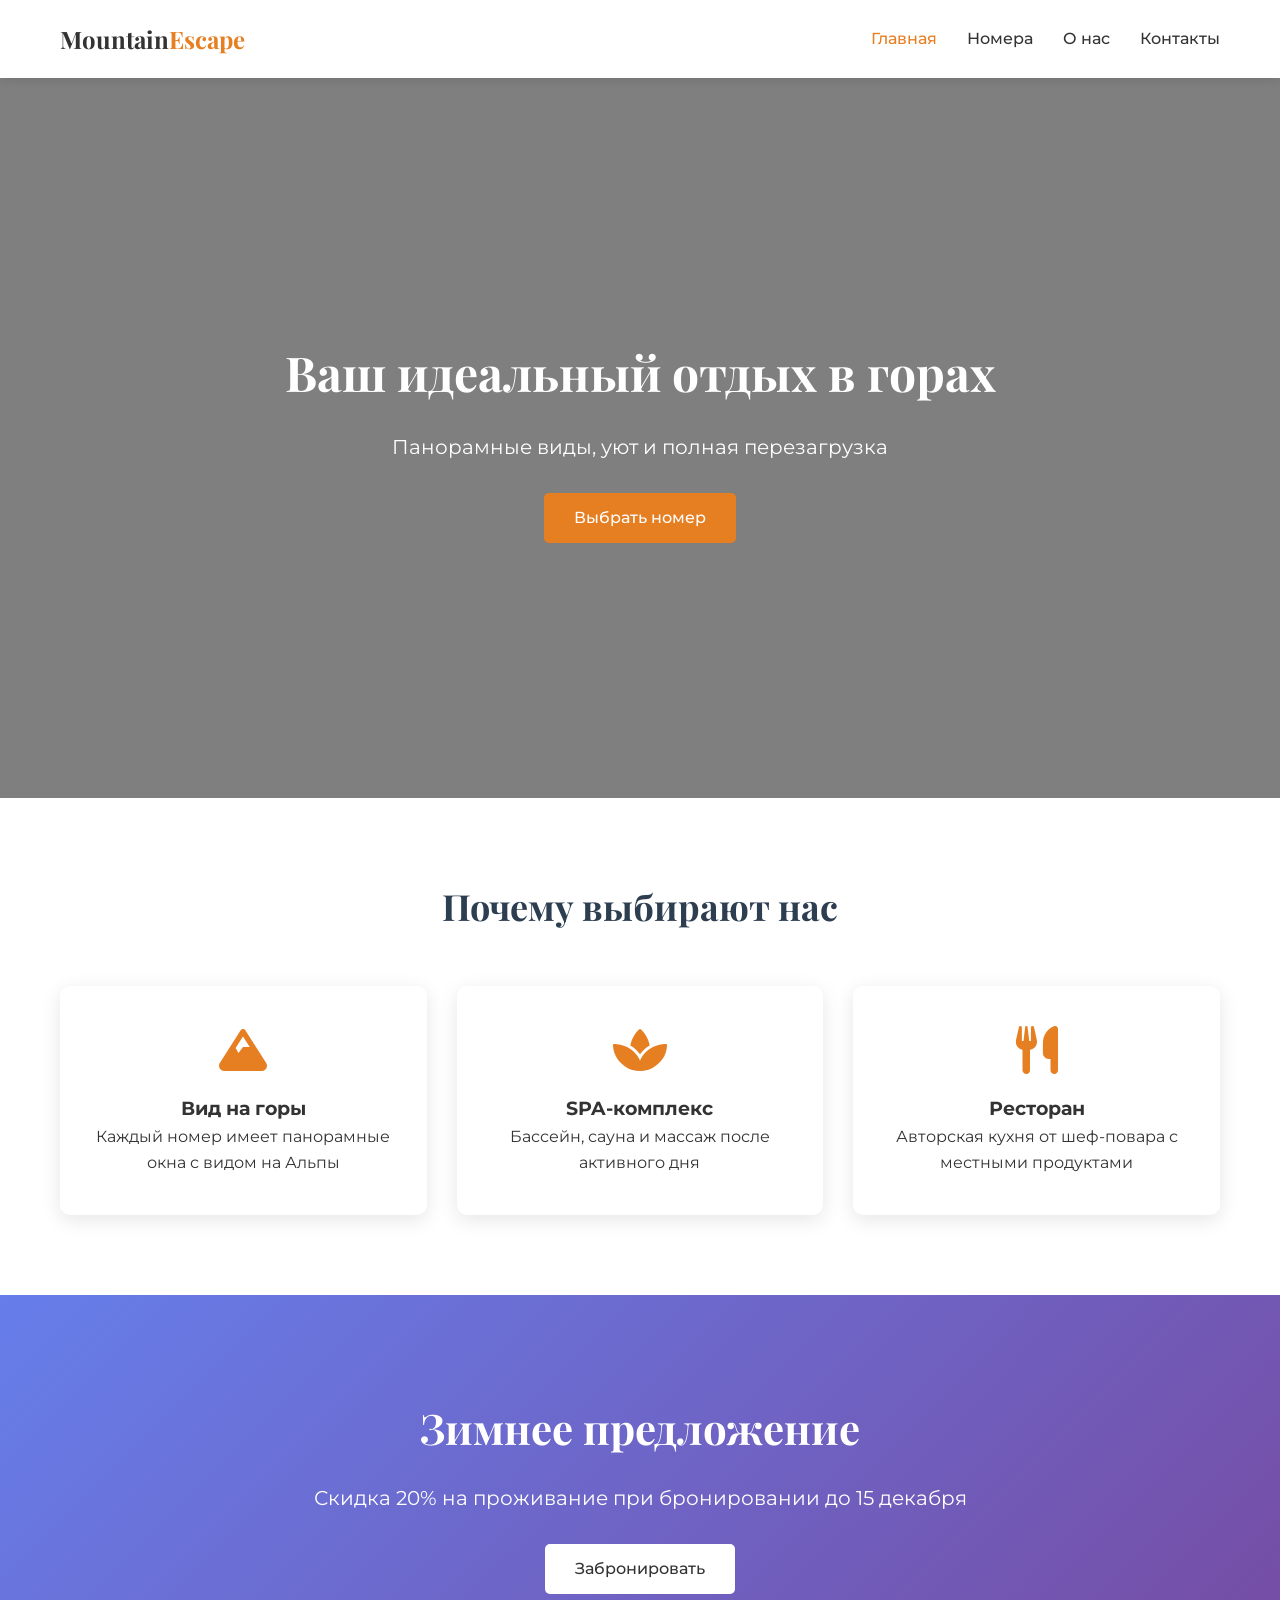
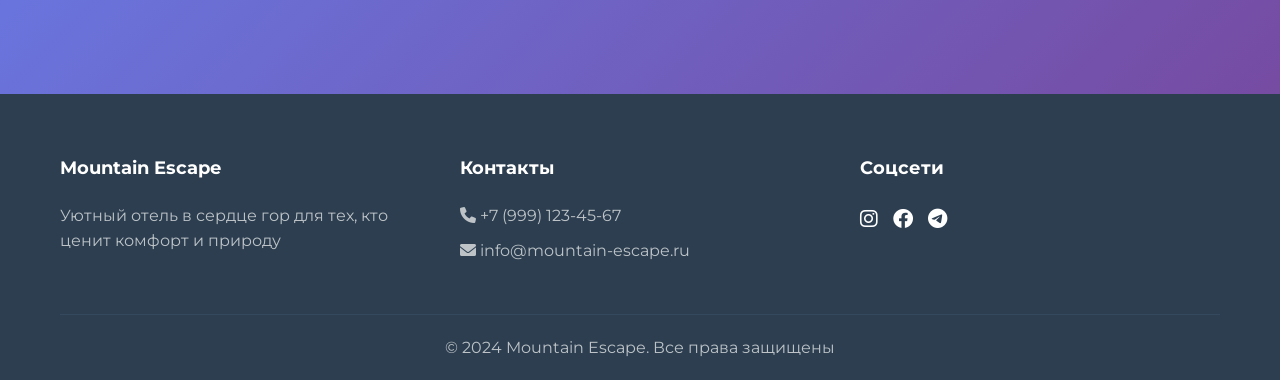
<file: index.html>
<!DOCTYPE html>
<html lang="ru">
<head>
    <meta charset="UTF-8">
    <meta name="viewport" content="width=device-width, initial-scale=1.0">
    <title>Mountain Escape - Отель в горах</title>
    <link rel="stylesheet" href="style.css">
    <link rel="stylesheet" href="https://cdnjs.cloudflare.com/ajax/libs/font-awesome/6.0.0/css/all.min.css">
    <link href="https://fonts.googleapis.com/css2?family=Playfair+Display:wght@400;700&family=Montserrat:wght@300;400;600&display=swap" rel="stylesheet">
</head>
<body>
    <!-- Навигация -->
    <nav class="navbar">
        <div class="container">
            <div class="nav-wrapper">
                <a href="index.html" class="logo">Mountain<span>Escape</span></a>
                <div class="menu-toggle" id="menuToggle">
                    <i class="fas fa-bars"></i>
                </div>
                <ul class="nav-menu" id="navMenu">
                    <li><a href="index.html" class="active">Главная</a></li>
                    <li><a href="rooms.html">Номера</a></li>
                    <li><a href="about.html">О нас</a></li>
                    <li><a href="contact.html">Контакты</a></li>
                </ul>
            </div>
        </div>
    </nav>

    <!-- Hero секция -->
    <header class="hero">
        <div class="hero-content">
            <h1 class="hero-title">Ваш идеальный отдых в горах</h1>
            <p class="hero-subtitle">Панорамные виды, уют и полная перезагрузка</p>
            <a href="rooms.html" class="btn btn-primary">Выбрать номер</a>
        </div>
    </header>

    <!-- Преимущества -->
    <section class="features">
        <div class="container">
            <h2 class="section-title">Почему выбирают нас</h2>
            <div class="features-grid">
                <div class="feature-card">
                    <i class="fas fa-mountain feature-icon"></i>
                    <h3>Вид на горы</h3>
                    <p>Каждый номер имеет панорамные окна с видом на Альпы</p>
                </div>
                <div class="feature-card">
                    <i class="fas fa-spa feature-icon"></i>
                    <h3>SPA-комплекс</h3>
                    <p>Бассейн, сауна и массаж после активного дня</p>
                </div>
                <div class="feature-card">
                    <i class="fas fa-utensils feature-icon"></i>
                    <h3>Ресторан</h3>
                    <p>Авторская кухня от шеф-повара с местными продуктами</p>
                </div>
            </div>
        </div>
    </section>

    <!-- Спецпредложение -->
    <section class="special-offer">
        <div class="container">
            <div class="offer-content">
                <h2>Зимнее предложение</h2>
                <p>Скидка 20% на проживание при бронировании до 15 декабря</p>
                <a href="contact.html" class="btn btn-light">Забронировать</a>
            </div>
        </div>
    </section>

    <!-- Подвал -->
    <footer class="footer">
        <div class="container">
            <div class="footer-content">
                <div class="footer-section">
                    <h4>Mountain Escape</h4>
                    <p>Уютный отель в сердце гор для тех, кто ценит комфорт и природу</p>
                </div>
                <div class="footer-section">
                    <h4>Контакты</h4>
                    <p><i class="fas fa-phone"></i> +7 (999) 123-45-67</p>
                    <p><i class="fas fa-envelope"></i> info@mountain-escape.ru</p>
                </div>
                <div class="footer-section">
                    <h4>Соцсети</h4>
                    <div class="social-links">
                        <a href="#"><i class="fab fa-instagram"></i></a>
                        <a href="#"><i class="fab fa-facebook"></i></a>
                        <a href="#"><i class="fab fa-telegram"></i></a>
                    </div>
                </div>
            </div>
            <div class="footer-bottom">
                <p>&copy; 2024 Mountain Escape. Все права защищены</p>
            </div>
        </div>
    </footer>

    <script src="script.js"></script>
</body>
</html>
</file>
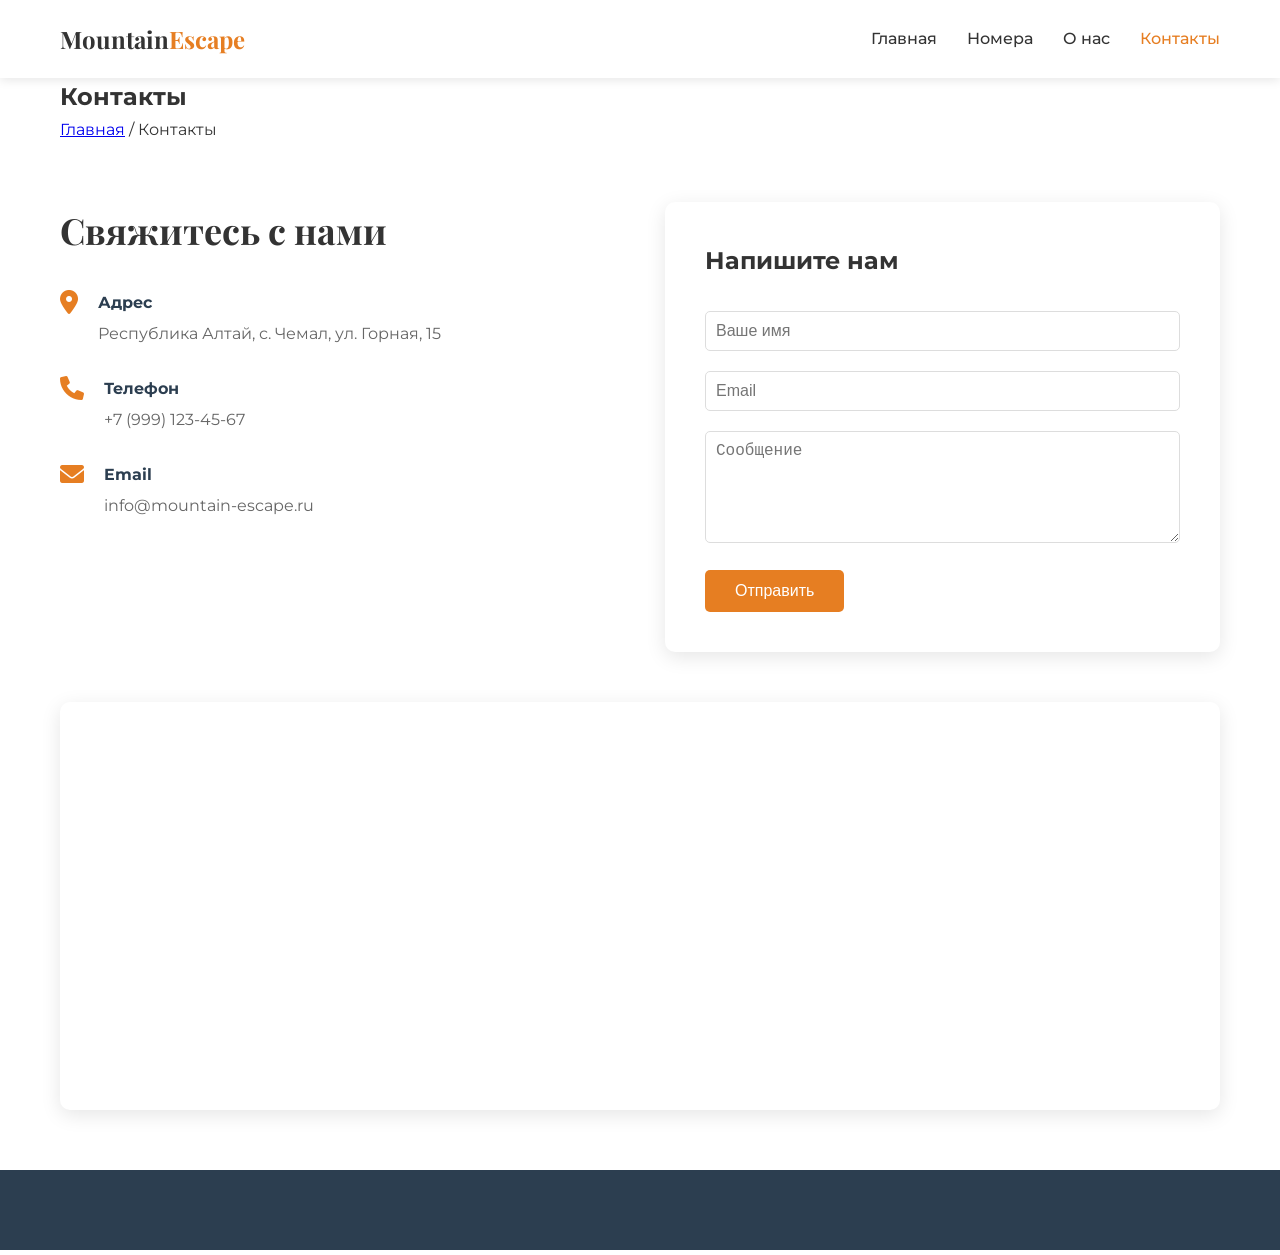
<file: contact.html>
<!DOCTYPE html>
<html lang="ru">
<head>
    <meta charset="UTF-8">
    <meta name="viewport" content="width=device-width, initial-scale=1.0">
    <title>Контакты - Mountain Escape</title>
    <link rel="stylesheet" href="style.css">
    <link rel="stylesheet" href="https://cdnjs.cloudflare.com/ajax/libs/font-awesome/6.0.0/css/all.min.css">
    <link href="https://fonts.googleapis.com/css2?family=Playfair+Display:wght@400;700&family=Montserrat:wght@300;400;600&display=swap" rel="stylesheet">
</head>
<body>
    <nav class="navbar">
        <!-- так же -->
        <div class="container">
            <div class="nav-wrapper">
                <a href="index.html" class="logo">Mountain<span>Escape</span></a>
                <div class="menu-toggle" id="menuToggle">
                    <i class="fas fa-bars"></i>
                </div>
                <ul class="nav-menu" id="navMenu">
                    <li><a href="index.html">Главная</a></li>
                    <li><a href="rooms.html">Номера</a></li>
                    <li><a href="about.html">О нас</a></li>
                    <li><a href="contact.html" class="active">Контакты</a></li>
                </ul>
            </div>
        </div>
    </nav>

    <section class="page-header">
        <div class="container">
            <h1>Контакты</h1>
            <div class="breadcrumbs">
                <a href="index.html">Главная</a> / <span>Контакты</span>
            </div>
        </div>
    </section>

    <section class="contact-section">
        <div class="container">
            <div class="contact-grid">
                <div class="contact-info">
                    <h2>Свяжитесь с нами</h2>
                    <div class="info-item">
                        <i class="fas fa-map-marker-alt"></i>
                        <div>
                            <h4>Адрес</h4>
                            <p>Республика Алтай, с. Чемал, ул. Горная, 15</p>
                        </div>
                    </div>
                    <div class="info-item">
                        <i class="fas fa-phone"></i>
                        <div>
                            <h4>Телефон</h4>
                            <p>+7 (999) 123-45-67</p>
                        </div>
                    </div>
                    <div class="info-item">
                        <i class="fas fa-envelope"></i>
                        <div>
                            <h4>Email</h4>
                            <p>info@mountain-escape.ru</p>
                        </div>
                    </div>
                </div>
                
                <div class="contact-form">
                    <h2>Напишите нам</h2>
                    <form id="contactForm">
                        <div class="form-group">
                            <input type="text" id="contactName" placeholder="Ваше имя" required>
                        </div>
                        <div class="form-group">
                            <input type="email" id="contactEmail" placeholder="Email" required>
                        </div>
                        <div class="form-group">
                            <textarea id="contactMessage" rows="5" placeholder="Сообщение" required></textarea>
                        </div>
                        <button type="submit" class="btn btn-primary">Отправить</button>
                    </form>
                </div>
            </div>
            
            <div class="map">
                <iframe src="https://www.google.com/maps/embed?pb=!1m18!1m12!1m3!1d152822.41715440508!2d85.91572949714466!3d51.13476673549242!2m3!1f0!2f0!3f0!3m2!1i1024!2i768!4f13.1!3m3!1m2!1s0x42a7e8473f6b9e3b%3A0xbc3549e16a8c0b9f!2z0KfQtdC80LDQuw!5e0!3m2!1sru!2sru!4v1634567890123!5m2!1sru!2sru" width="100%" height="400" style="border:0;" allowfullscreen="" loading="lazy"></iframe>
            </div>
        </div>
    </section>

    <footer class="footer">
        <!-- такой же -->
    </footer>

    <script src="script.js"></script>
</body>
</html>
</file>
<file: style.css>
* {
    margin: 0;
    padding: 0;
    box-sizing: border-box;
}

body {
    font-family: 'Montserrat', sans-serif;
    line-height: 1.6;
    color: #333;
}

.container {
    max-width: 1200px;
    margin: 0 auto;
    padding: 0 20px;
}

/* Навигация */
.navbar {
    background: white;
    box-shadow: 0 2px 10px rgba(0,0,0,0.1);
    position: sticky;
    top: 0;
    z-index: 1000;
}

.nav-wrapper {
    display: flex;
    justify-content: space-between;
    align-items: center;
    padding: 20px 0;
}

.logo {
    font-size: 24px;
    font-weight: 700;
    text-decoration: none;
    color: #333;
    font-family: 'Playfair Display', serif;
}

.logo span {
    color: #e67e22;
}

.nav-menu {
    display: flex;
    list-style: none;
    gap: 30px;
}

.nav-menu a {
    text-decoration: none;
    color: #333;
    font-weight: 500;
    transition: color 0.3s;
}

.nav-menu a:hover,
.nav-menu a.active {
    color: #e67e22;
}

.menu-toggle {
    display: none;
    font-size: 24px;
    cursor: pointer;
}

/* Hero секция */
.hero {
    height: 80vh;
    background: linear-gradient(rgba(0,0,0,0.5), rgba(0,0,0,0.5)),
                url('https://images.unsplash.com/photo-1464822759023-fed622ff2c3b?w=1600');
    background-size: cover;
    background-position: center;
    display: flex;
    align-items: center;
    text-align: center;
    color: white;
}

.hero-content {
    max-width: 800px;
    margin: 0 auto;
    padding: 0 20px;
}

.hero-title {
    font-size: 48px;
    font-family: 'Playfair Display', serif;
    margin-bottom: 20px;
    animation: fadeInUp 1s ease;
}

.hero-subtitle {
    font-size: 20px;
    margin-bottom: 30px;
    animation: fadeInUp 1s ease 0.2s both;
}

/* Кнопки */
.btn {
    display: inline-block;
    padding: 12px 30px;
    text-decoration: none;
    border-radius: 5px;
    transition: all 0.3s;
    border: none;
    cursor: pointer;
    font-size: 16px;
    font-weight: 500;
}

.btn-primary {
    background: #e67e22;
    color: white;
}

.btn-primary:hover {
    background: #d35400;
    transform: translateY(-2px);
    box-shadow: 0 5px 15px rgba(230, 126, 34, 0.3);
}

.btn-light {
    background: white;
    color: #333;
}

.btn-light:hover {
    background: #f8f9fa;
    transform: translateY(-2px);
}

/* Секции */
.section-title {
    text-align: center;
    font-size: 36px;
    font-family: 'Playfair Display', serif;
    margin-bottom: 50px;
    color: #2c3e50;
}

.features {
    padding: 80px 0;
}

.features-grid {
    display: grid;
    grid-template-columns: repeat(auto-fit, minmax(300px, 1fr));
    gap: 30px;
}

.feature-card {
    text-align: center;
    padding: 40px 20px;
    border-radius: 10px;
    background: white;
    box-shadow: 0 5px 20px rgba(0,0,0,0.1);
    transition: transform 0.3s;
}

.feature-card:hover {
    transform: translateY(-10px);
}

.feature-icon {
    font-size: 48px;
    color: #e67e22;
    margin-bottom: 20px;
}

/* Спецпредложение */
.special-offer {
    background: linear-gradient(135deg, #667eea 0%, #764ba2 100%);
    color: white;
    padding: 100px 0;
    text-align: center;
}

.offer-content h2 {
    font-size: 42px;
    font-family: 'Playfair Display', serif;
    margin-bottom: 20px;
}

.offer-content p {
    font-size: 20px;
    margin-bottom: 30px;
}

/* Номера */
.rooms-grid-section {
    padding: 60px 0;
}

.rooms-grid {
    display: grid;
    grid-template-columns: repeat(auto-fit, minmax(350px, 1fr));
    gap: 30px;
}

.room-card {
    background: white;
    border-radius: 10px;
    overflow: hidden;
    box-shadow: 0 5px 20px rgba(0,0,0,0.1);
    transition: transform 0.3s;
}

.room-card:hover {
    transform: translateY(-10px);
}

.room-image {
    height: 250px;
    overflow: hidden;
}

.room-image img {
    width: 100%;
    height: 100%;
    object-fit: cover;
    transition: transform 0.3s;
}

.room-card:hover .room-image img {
    transform: scale(1.1);
}

.room-info {
    padding: 20px;
}

.room-price {
    font-size: 24px;
    color: #e67e22;
    font-weight: 700;
    margin: 10px 0;
}

.room-features {
    list-style: none;
    margin: 20px 0;
}

.room-features li {
    margin: 10px 0;
    display: flex;
    align-items: center;
    gap: 10px;
}

.room-features i {
    color: #e67e22;
}

/* Модальное окно */
.modal {
    display: none;
    position: fixed;
    top: 0;
    left: 0;
    width: 100%;
    height: 100%;
    background: rgba(0,0,0,0.5);
    z-index: 2000;
    justify-content: center;
    align-items: center;
}

.modal.show {
    display: flex;
}

.modal-content {
    background: white;
    padding: 40px;
    border-radius: 10px;
    max-width: 500px;
    width: 90%;
    position: relative;
}

.close-modal {
    position: absolute;
    top: 15px;
    right: 20px;
    font-size: 28px;
    cursor: pointer;
    color: #999;
}

.close-modal:hover {
    color: #333;
}

/* Формы */
.form-group {
    margin-bottom: 20px;
}

.form-group label {
    display: block;
    margin-bottom: 5px;
    font-weight: 500;
}

.form-group input,
.form-group textarea {
    width: 100%;
    padding: 10px;
    border: 1px solid #ddd;
    border-radius: 5px;
    font-size: 16px;
}

.form-group input:focus,
.form-group textarea:focus {
    outline: none;
    border-color: #e67e22;
}

/* О нас */
.about-section {
    padding: 60px 0;
}

.about-content {
    display: grid;
    grid-template-columns: 1fr 1fr;
    gap: 50px;
    align-items: center;
}

.about-text h2 {
    font-size: 36px;
    font-family: 'Playfair Display', serif;
    margin-bottom: 20px;
    color: #2c3e50;
}

.about-text p {
    margin-bottom: 20px;
    color: #666;
}

.about-stats {
    display: grid;
    grid-template-columns: repeat(3, 1fr);
    gap: 20px;
}

.stat-item {
    text-align: center;
}

.stat-number {
    font-size: 48px;
    font-weight: 700;
    color: #e67e22;
    margin-bottom: 10px;
}

.stat-label {
    color: #666;
    font-size: 16px;
}

/* Галерея */
.gallery {
    padding: 60px 0;
    background: #f8f9fa;
}

.gallery-grid {
    display: grid;
    grid-template-columns: repeat(auto-fit, minmax(250px, 1fr));
    gap: 20px;
}

.gallery-grid img {
    width: 100%;
    height: 250px;
    object-fit: cover;
    border-radius: 10px;
    transition: transform 0.3s;
    cursor: pointer;
}

.gallery-grid img:hover {
    transform: scale(1.05);
}

/* Контакты */
.contact-section {
    padding: 60px 0;
}

.contact-grid {
    display: grid;
    grid-template-columns: 1fr 1fr;
    gap: 50px;
    margin-bottom: 50px;
}

.contact-info h2 {
    font-size: 36px;
    font-family: 'Playfair Display', serif;
    margin-bottom: 30px;
}

.info-item {
    display: flex;
    gap: 20px;
    margin-bottom: 30px;
}

.info-item i {
    font-size: 24px;
    color: #e67e22;
}

.info-item h4 {
    margin-bottom: 5px;
    color: #2c3e50;
}

.info-item p {
    color: #666;
}

.contact-form {
    background: white;
    padding: 40px;
    border-radius: 10px;
    box-shadow: 0 5px 20px rgba(0,0,0,0.1);
}

.contact-form h2 {
    margin-bottom: 30px;
}

.map {
    border-radius: 10px;
    overflow: hidden;
    box-shadow: 0 5px 20px rgba(0,0,0,0.1);
}

/* Подвал */
.footer {
    background: #2c3e50;
    color: white;
    padding: 60px 0 20px;
}

.footer-content {
    display: grid;
    grid-template-columns: repeat(auto-fit, minmax(250px, 1fr));
    gap: 40px;
    margin-bottom: 40px;
}

.footer-section h4 {
    margin-bottom: 20px;
    font-size: 18px;
}

.footer-section p {
    color: #bdc3c7;
    margin-bottom: 10px;
}

.social-links {
    display: flex;
    gap: 15px;
}

.social-links a {
    color: white;
    font-size: 20px;
    transition: color 0.3s;
}

.social-links a:hover {
    color: #e67e22;
}

.footer-bottom {
    text-align: center;
    padding-top: 20px;
    border-top: 1px solid #34495e;
    color: #bdc3c7;
}

/* Анимации */
@keyframes fadeInUp {
    from {
        opacity: 0;
        transform: translateY(30px);
    }
    to {
        opacity: 1;
        transform: translateY(0);
    }
}

/* Адаптивность */
@media (max-width: 768px) {
    .menu-toggle {
        display: block;
    }
    
    .nav-menu {
        display: none;
        position: absolute;
        top: 100%;
        left: 0;
        right: 0;
        background: white;
        flex-direction: column;
        padding: 20px;
        box-shadow: 0 2px 10px rgba(0,0,0,0.1);
    }
    
    .nav-menu.show {
        display: flex;
    }
    
    .hero-title {
        font-size: 36px;
    }
    
    .about-content,
    .contact-grid {
        grid-template-columns: 1fr;
    }
    
    .rooms-grid {
        grid-template-columns: 1fr;
    }
    
    .offer-content h2 {
        font-size: 32px;
    }
}

@media (max-width: 480px) {
    .hero-title {
        font-size: 28px;
    }
    
    .hero-subtitle {
        font-size: 16px;
    }
    
    .section-title {
        font-size: 28px;
    }
    
    .stats-grid {
        grid-template-columns: 1fr;
    }
}
</file>
